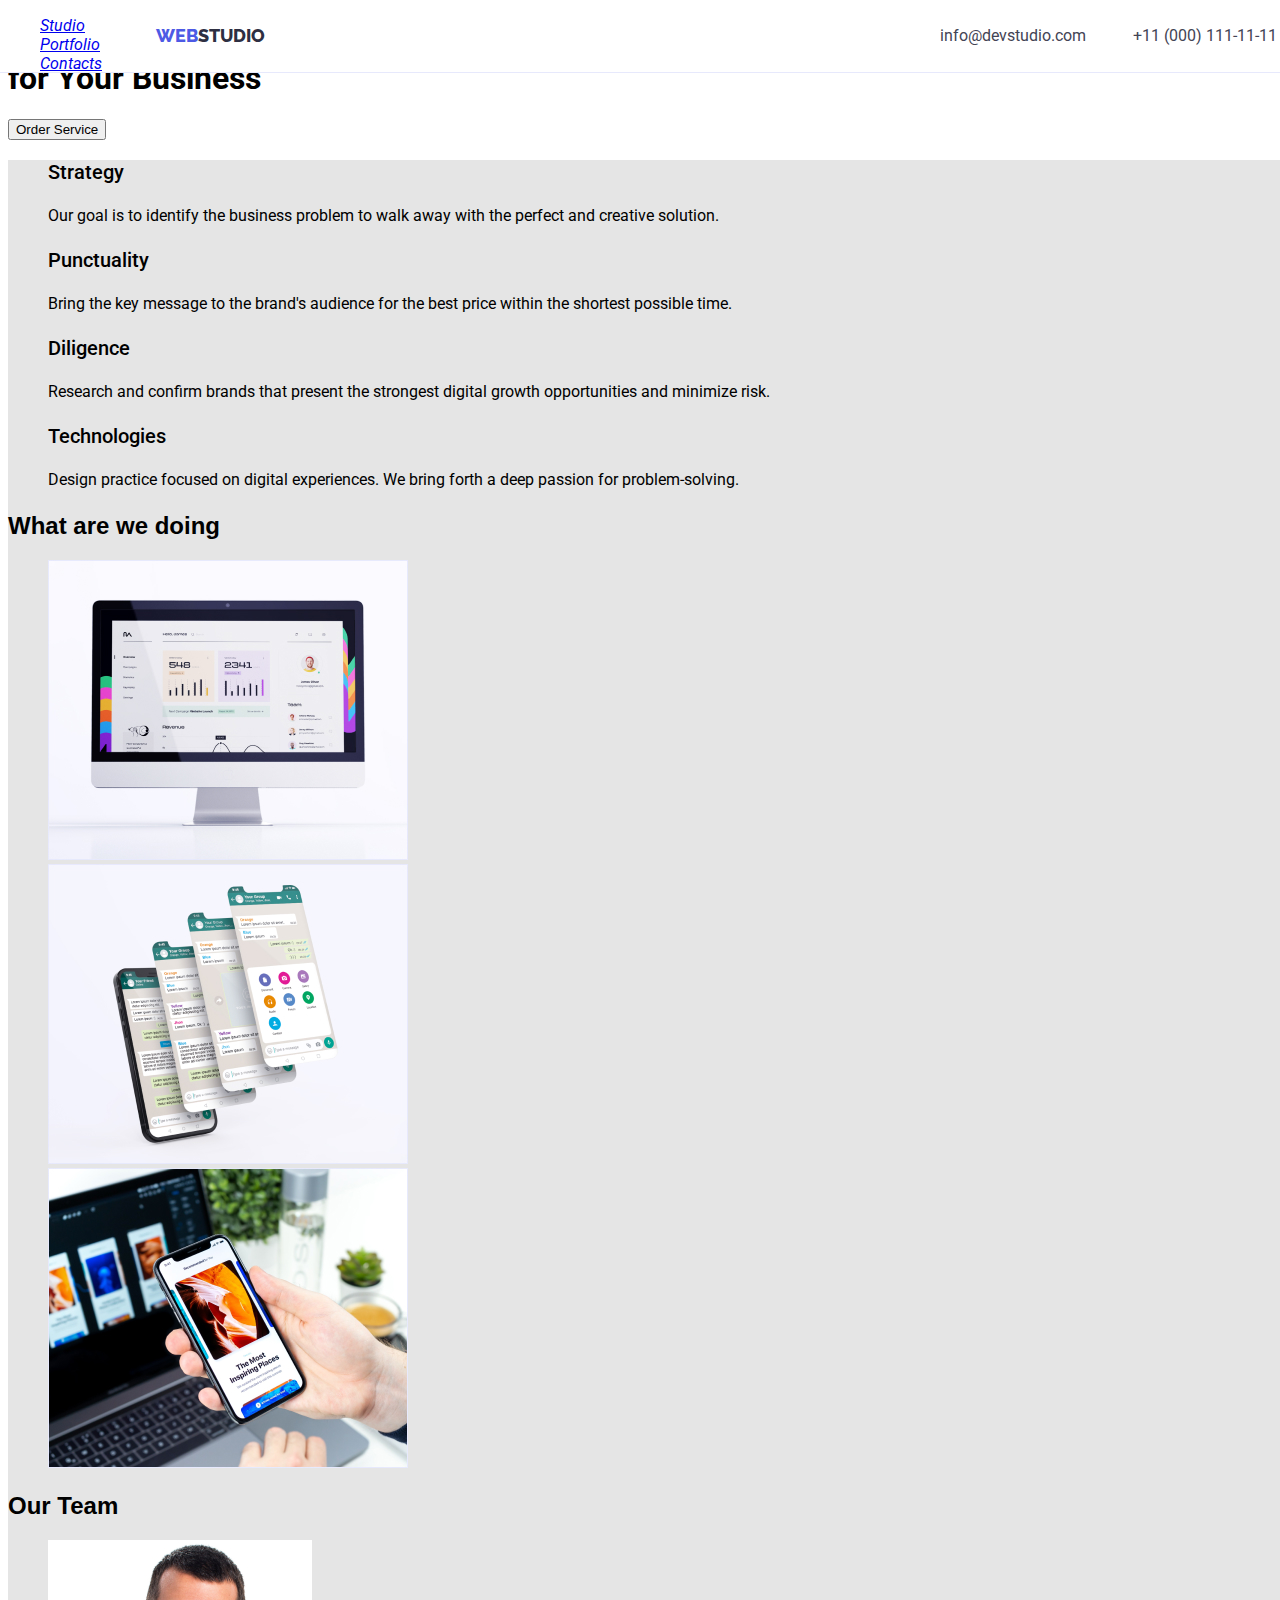
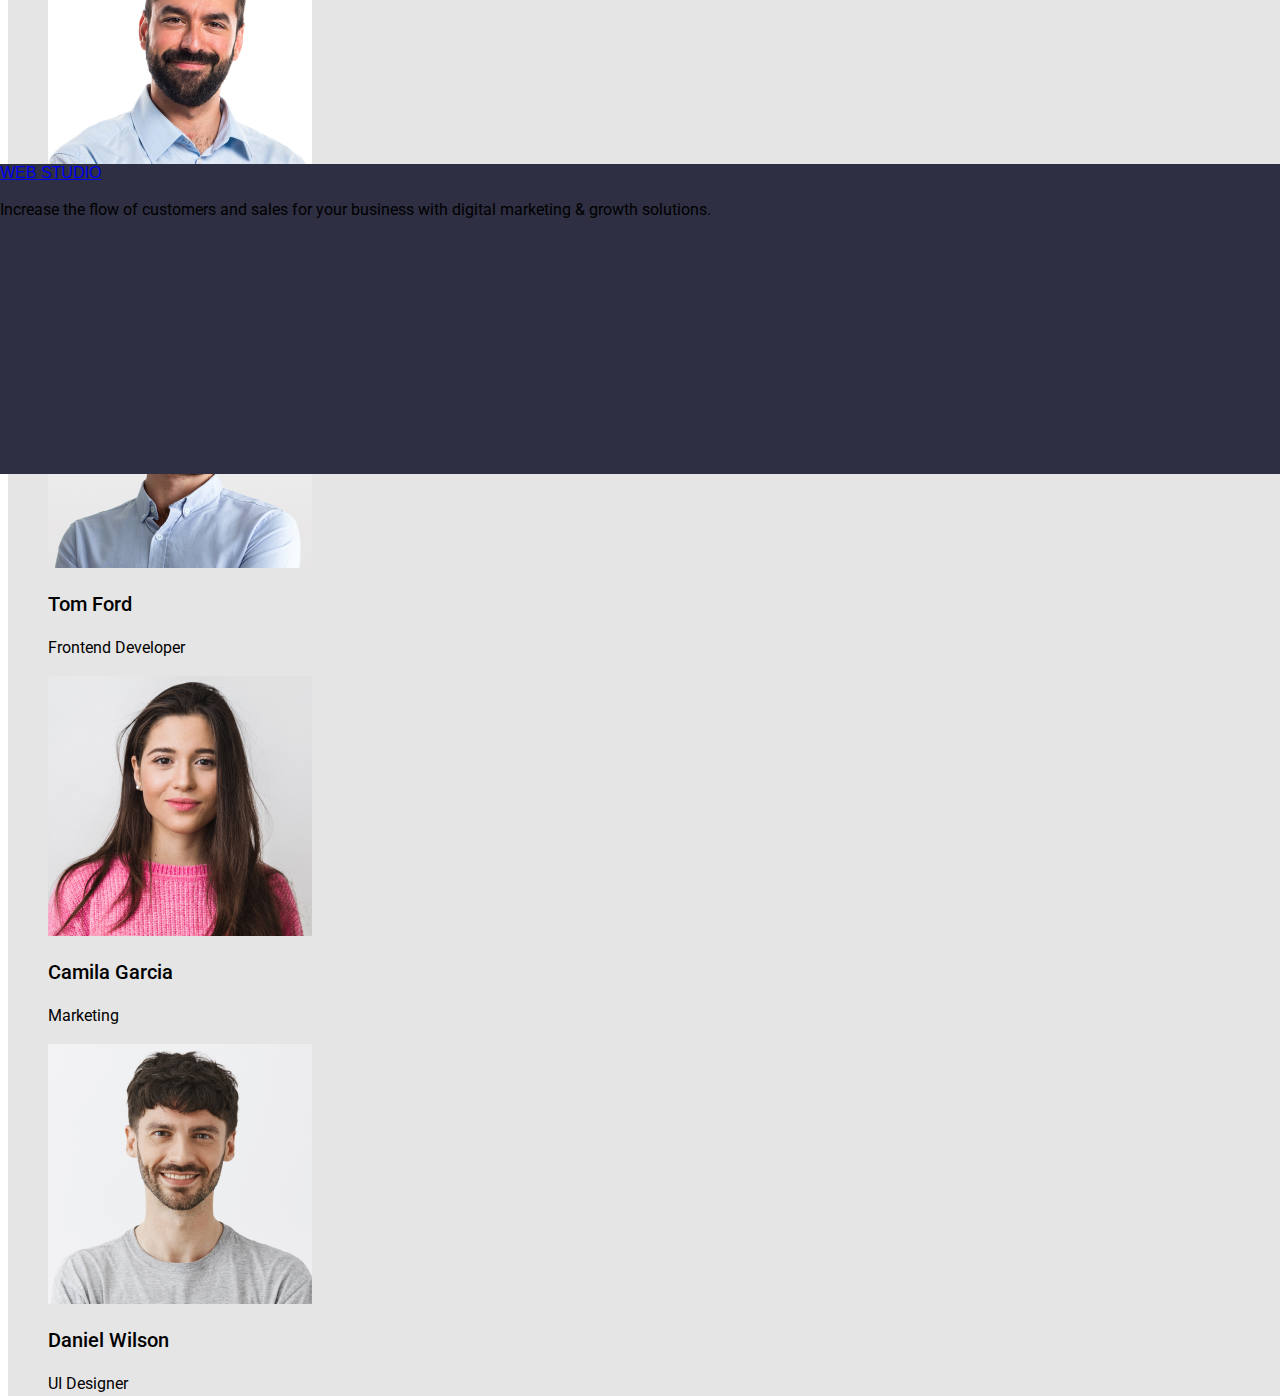
<file: index.html>
<!DOCTYPE html>
<html lang="en">
  <head>
    <meta charset="UTF-8" />
    <meta http-equiv="X-UA-Compatible" content="IE=edge" />
    <meta name="viewport" content="width=device-width, initial-scale=1.0" />
    <title>Web studio layout</title>
    <link rel="preconnect" href="https://fonts.googleapis.com" />
    <link rel="preconnect" href="https://fonts.gstatic.com" crossorigin />
    <link
      href="https://fonts.googleapis.com/css2?family=Raleway:wght@800&family=Roboto:wght@400;700&display=swap"
      rel="stylesheet"
    />
    <link rel="stylesheet" href="./css/styles.css" />
  </head>
  <body class="body">
    <!--Header-->
    <header class="header">
      <div class="container">
        <!--NAV-->
        <nav>
          <a class="logo-link" href="/"
            ><span class="ingredient">WEB</span>STUDIO</a
          >
          <address>
            <ul>
              <li>
                <a class="nav-link" href="http://127.0.0.1:5501/index.html"
                  >Studio</a
                >
              </li>
              <li>
                <a class="nav-link" href="http://127.0.0.1:5501/portfolio.html"
                  >Portfolio</a
                >
              </li>
              <li><a class="nav-link" href="/">Contacts</a></li>
            </ul>
          </address>
        </nav>
        <ul>
          <li><a class="contakt-link mail" href="/">info@devstudio.com</a></li>
          <li>
            <a class="contakt-link namber" href="/">+11 (000) 111-11-11</a>
          </li>
        </ul>
      </div>
    </header>

    <!--Dark bg-->
    <section class="hero-image">
      <div class="container">
        <h1 class="hero-text">
          Effective Solutions<br />
          for Your Business
        </h1>
        <button class="hero-btn" type="button">Order Service</button>
      </div>
    </section>
    <!--MAIN-->
    <main class="main">
      <!--Section 1-->
      <section class="section1">
        <div class="container">
          <ul>
            <li>
              <h3>Strategy</h3>
              <p>
                Our goal is to identify the business problem to walk away with
                the perfect and creative solution.
              </p>
            </li>
            <li>
              <h3>Punctuality</h3>
              <p>
                Bring the key message to the brand's audience for the best price
                within the shortest possible time.
              </p>
            </li>
            <li>
              <h3>Diligence</h3>
              <p>
                Research and confirm brands that present the strongest digital
                growth opportunities and minimize risk.
              </p>
            </li>
            <li>
              <h3>Technologies</h3>
              <p>
                Design practice focused on digital experiences. We bring forth a
                deep passion for problem-solving.
              </p>
            </li>
          </ul>
        </div>
      </section>

      <!--Section 2-->
      <section>
        <div class="container">
          <h2>What are we doing</h2>
          <ul>
            <li>
              <img
                src="./images/Rectangle-71-(1).jpg"
                alt="app monitor"
                width="360"
              />
            </li>
            <li>
              <img
                src="./images/Rectangle-71-(2).jpg"
                alt="smartphone app"
                width="360"
              />
            </li>
            <li>
              <img
                src="./images/Rectangle-71-(3).jpg"
                alt="smartphone plus monutor app"
                width="360"
              />
            </li>
          </ul>
        </div>
      </section>

      <!--Section 3-->
      <section class="light-bg">
        <div class="container">
          <h2>Our Team</h2>
          <ul>
            <li>
              <img
                src="./images/jpg/img.jpg"
                alt="Mark Guerrero foto"
                width="264"
              />
              <h3>Mark Guerrero</h3>
              <p>Product Designer</p>
            </li>
            <li>
              <img
                src="./images/jpg/img-(1).jpg"
                alt="Tom Ford foto"
                width="264"
              />
              <h3>Tom Ford</h3>
              <p>Frontend Developer</p>
            </li>
            <li>
              <img
                src="./images/jpg/img-(2).jpg"
                alt="Camila Garcia foto"
                width="264"
              />
              <h3>Camila Garcia</h3>
              <p>Marketing</p>
            </li>
            <li>
              <img
                src="./images/jpg/img-(3).jpg"
                alt="Daniel Wilson foto"
                width="264"
              />
              <h3>Daniel Wilson</h3>
              <p>UI Designer</p>
            </li>
          </ul>
        </div>
      </section>
    </main>

    <!--Footer-->
    <footer class="footer">
      <div class="container">
        <a href="/">WEB STUDIO</a>
        <p>
          Increase the flow of customers and sales for your business with
          digital marketing & growth solutions.
        </p>
      </div>
    </footer>
  </body>
</html>
</file>
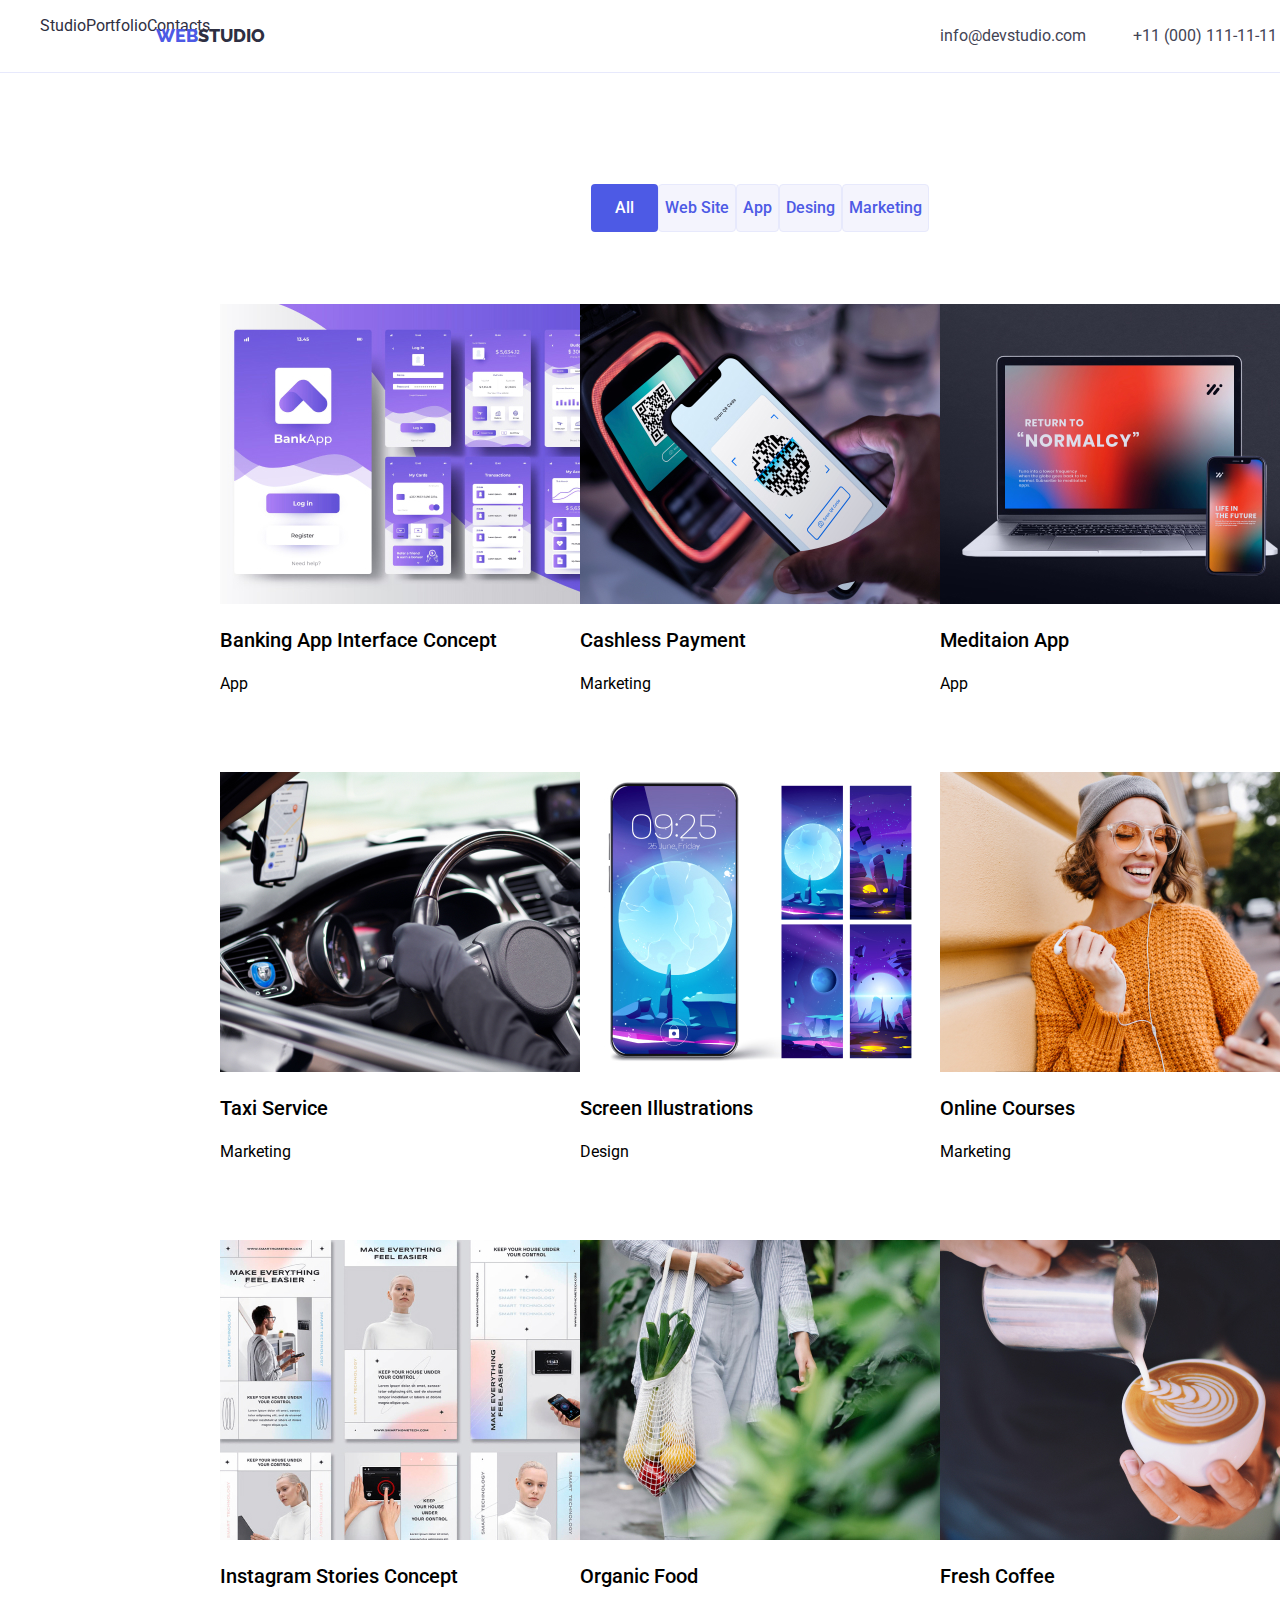
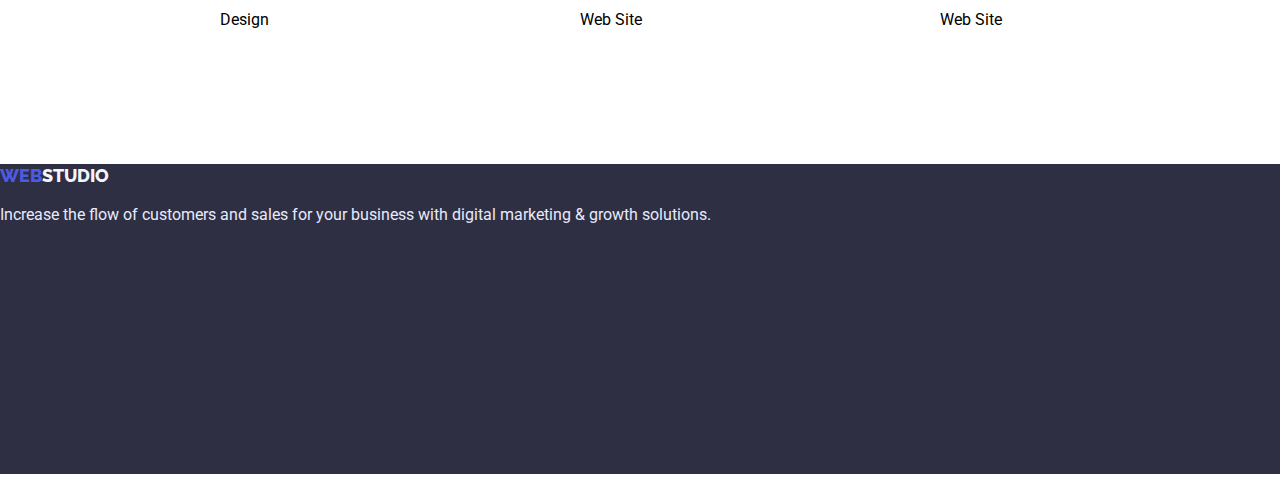
<file: portfolio.html>
<!DOCTYPE html>
<html lang="en">
<head>
    <meta charset="UTF-8">
    <meta http-equiv="X-UA-Compatible" content="IE=edge">
    <meta name="viewport" content="width=device-width, initial-scale=1.0">
    <title>Portfolio</title>
    <link href="https://fonts.googleapis.com/css2?family=Raleway:wght@800&family=Roboto:wght@400;500;700;900&display=swap" rel="stylesheet">
    <link rel="stylesheet" href="./css/styles.css">
</head>
<body class="body">
  <!--Header-->
    <header class="header top-line">
        <nav class="top-nav">
            <a class="logo-link" href="/"><span class="ingredient">WEB</span>STUDIO</a>
            <address class="address">
              <ul class="nav-list">
                <li><a class="menu-link studio" href="https://kateryna-vyshnevetska.github.io/project-WebStudio/index.html">Studio</a></li>
                <li><a class="menu-link portfolio" href="https://kateryna-vyshnevetska.github.io/project-WebStudio/portfolio.html">Portfolio</a></li>
                <li><a class="menu-link contakts" href="/">Contacts</a></li>
              </ul>
            </address>
        </nav>
          <ul class="link-list">
            <li><a class="contakt-link mail " href="/">info@devstudio.com</a></li>
            <li><a class="contakt-link namber " href="/">+11 (000) 111-11-11</a></li>
          </ul>
    </header>
    <!--Main-->
    <main class="main">
        <section>
         <ul class="btn-list">
            <li><button class="transition-btn btn-text all" type="button">All</button></li>
            <li><button class="transition-btn btn-text" type="button">Web Site</button></li>
            <li><button class="transition-btn btn-text" type="button">App</button></li>
            <li><button class="transition-btn btn-text" type="button">Desing</button></li>
            <li><button class="transition-btn btn-text" type="button">Marketing</button></li>
         </ul>
        </section>
        <!--Photo block-->
        <section>
         <ul class="block-photo photo-block1">
            <li>
             <img
              src="./images/img.jpg" 
              alt="Banking App Interface Concept"
              width="360"
              height="300"
             />
              <h3>Banking App Interface Concept</h3>
              <p>App</p>
            </li>
            <li>
               <img 
                src="./images/img-(13).jpg" 
                alt="Cashless Payment"
                width="360"
                height="300"
               />
                <h3>Cashless Payment</h3>
                <p>Marketing</p>
            </li>
            <li>
               <img 
                src="./images/img-(1).jpg" 
                alt="Laptop Mobile App"
                width="360"
                height="300"
               />
                <h3>Meditaion App</h3>
                <p>App</p>
            </li>
         </ul>
        </section>

        <section>
         <ul class="block-photo photo-block2">
            <li>
                <img
                 src="./images/img-(2).jpg"
                 alt="Taxi driver mobile app"
                 width="360"
                 height="300"
                />
                <h3>Taxi Service</h3>
                <p>Marketing</p>
            </li>
            <li>
               <img 
                src="./images/img-(4).jpg" 
                alt="Mobile-Screen Illustrations"
                width="360"
                height="300"
               />
                <h3>Screen Illustrations</h3>
                <p>Design</p>
            </li>
            <li>
                <img
                 src="./images/img-(5).jpg"
                 alt="The girl listens and watches the course"
                 width="360"
                 height="300"
                />
                <h3>Online Courses</h3>
                <p>Marketing</p>
            </li>
           </ul> 
        </section>

        <section>
          <ul class="block-photo photo-block3"> 
            <li>
                <img
                 src="./images/img-(6).jpg"
                 alt="Instagram Stories Concept"
                 width="360"
                 height="300"
                />
                <h3>Instagram Stories Concept</h3>
                <p>Design</p>
            </li>
            <li>
               <img 
                src="./images/img-(7).jpg" 
                alt="The girl carries vegetables and fruits in the net"
                width="360"
                height="300"
               />
                <h3>Organic Food</h3>
                <p>Web Site</p>
            </li>
            <li>
                <img
                 src="./images/img-(8).jpg"
                 alt="Barista makes coffee"
                 width="360"
                 height="300"
                />
                <h3>Fresh Coffee</h3>
                <p>Web Site</p>
            </li>
         </ul>
            
        </section>
    </main>
    <!--Footer-->
    <footer class="footer">
        <a class="logo-link-footer" href="/"><span class="ingredient">WEB</span>STUDIO</a>
      <p class="footer-text">
        Increase the flow of customers and sales for your business with digital marketing & growth solutions.
      </p>
    </footer>

</body>
</html>
</file>
<file: css/styles.css>
/* BODY*/
.body {
    background-color: #fff;
    font-family: "Roboto";
    
    width: 1440px;
    height: 2074px;

}

/* HEADER*/
.header {
    background: #FFFFFF;
    position: absolute;
    width: 1440px;
    height: 72px;
    left: 0px;
    top: 0px;
    
    border-bottom: 1px solid #E7E9FC;
}

    
/*WEB*/
.ingredient {
    color: #4D5AE5;
    font-family: 'Raleway';
    font-style: normal;
    font-weight: 800;
    font-size: 18px;
    line-height: 1.3;
}
.ingredient:hover,
.ingredient:focus {
    color: #404BBF;
}

/* Menu Nav */
.top-nav {
    display: flex;

}
.nav-list {
    display: flex;
}

/* Logo */
.logo-link {
    color: #2E2F42;
    font-family: 'Raleway';
    font-style: normal;
    font-weight: 800;
    font-size: 18px;
    line-height: 1.3;
    text-decoration: none;

    position: absolute;
    width: 115px;
    height: 24px;
    left: 156px;
    top: 24px;
    
}

.menu-link {
    color:#2E2F42;
    font-family: 'Roboto';
    font-style: normal;
    text-decoration: none;
}
.menu-link:hover,
.menu-link:focus {
    color: #404BBF;
}


/*LINK*/

.link-list {
    display: flex;
    font-style: normal;
    flex-direction: row-reverse;
    

}

.mail {
    position: absolute;
    width: 153px;
    height: 24px;
    left: 940px;
    top: 24px;
}
.namber {
    position: absolute;
    width: 151px;
    height: 24px;
    left: 1133px;
    top: 24px;
}

.contakt-link {
    color: #434455;
    font-family: 'Roboto';
    font-style: normal;
    font-weight: 400;
    font-size: 16px;
    line-height: 1.5;
    text-decoration: none;
}
.contakt-link:hover,
.contakt-link:focus {
    color: #404BBF;
}


/*MAIN*/
.main {
    background: #E5E5E5;
    font-family: sans-serif;
}

/*BTN*/

.btn-list {
    display: flex;
    justify-content: center;

    position: absolute;
    width: 586px;
    height: 48px;
    left: 427px;
    top: 168px;

    
}

.transition-btn {
    background: #F4F4FD;
    border: 1px solid #E7E9FC;
    height: 48px;
    border-radius: 4px;
    cursor: pointer;
    
}

.btn-text {
    color: #4D5AE5;
    font-family: 'Roboto';
    font-style: normal;
    font-weight: 500;
    font-size: 16px;
    line-height: 1.5;
}

.all {
  color: #fff;
  background: #4D5AE5;
  border: none;
  display: flex;
  flex-direction: row;
  align-items: flex-start;
  height: 48px;
  padding: 12px 24px;
  border-radius: 4px;
}
.all:hover,
.all:focus {
   background: #404BBF;
}

/*Photo block*/
h3 {
    font-family: 'Roboto';
    font-style: normal;
    font-weight: 500;
    font-size: 20px;
    line-height: 1.2;
}
p {
    font-family: 'Roboto';
    font-style: normal;
    font-weight: 400;
    font-size: 16px;
    line-height: 1.5;
}

.block-photo {
    justify-content: center;
    display: flex;
}
.photo-block1 {
    position: absolute;
    width: 1128px;
    height: 420px;
    left: 156px;
    top: 288px;

}
.photo-block2 {
    position: absolute;
    width: 1128px;
    height: 420px;
    left: 156px;
    top: 756px;

}
.photo-block3 {
    position: absolute;
    width: 1128px;
    height: 420px;
    left: 156px;
    top: 1224px;
}

ul {
    list-style-type: none;
}

/*FOOTER*/
.footer {
    background: #2E2F42;
    font-family: sans-serif;
    position: absolute;
    width: 1440px;
    height: 310px;
    left: 0px;
    top: 1764px;

}

.logo-link-footer {
    color: #F4F4FD;;
    font-family: 'Raleway';
    font-style: normal;
    font-weight: 800;
    font-size: 18px;
    line-height: 1.1;
    text-decoration: none;
}
.footer-text {
    color: #E7E9FC;;
    font-family: 'Roboto';
    font-style: normal;
    font-weight: 400;
    font-size: 16px;
    line-height: 1.5;
}
</file>
